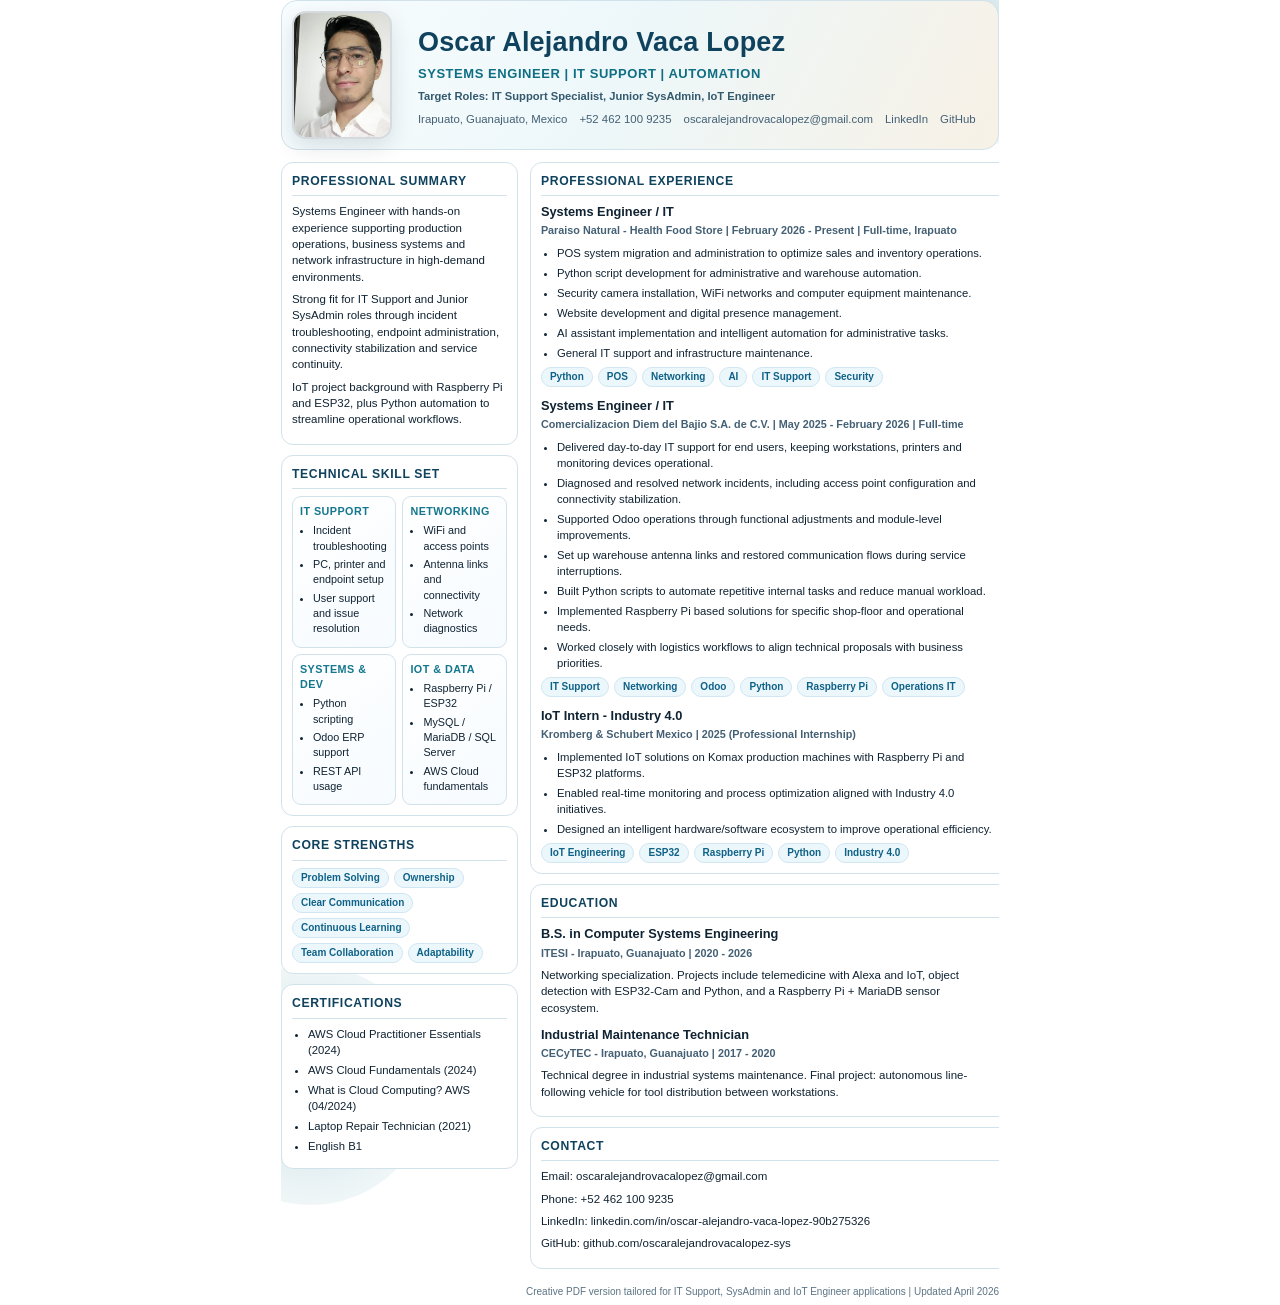
<file: pdf/CV-Oscar-Vaca-EN-Creative.html>
<!DOCTYPE html>
<html lang="en">
<head>
  <meta charset="UTF-8" />
  <meta name="viewport" content="width=device-width, initial-scale=1.0" />
  <title>Creative CV | Oscar Alejandro Vaca Lopez (EN)</title>
  <style>
    @page {
      size: A4;
      margin: 12mm;
    }

    :root {
      --ink: #102332;
      --muted: #446074;
      --deep: #0f425d;
      --teal: #14778d;
      --mint: #edf7f9;
      --sand: #f7f1e6;
      --line: #d2e2ea;
      --chip: #ecf7fc;
      --chip-ink: #0f6287;
    }

    * { box-sizing: border-box; }

    html, body {
      margin: 0;
      padding: 0;
      font-family: "Segoe UI", "Calibri", Arial, sans-serif;
      color: var(--ink);
      background: #fff;
      -webkit-print-color-adjust: exact;
      print-color-adjust: exact;
      line-height: 1.42;
    }

    .page {
      max-width: 190mm;
      margin: 0 auto;
      position: relative;
      overflow: hidden;
    }

    .orb {
      position: absolute;
      width: 240px;
      height: 240px;
      border-radius: 50%;
      background: radial-gradient(circle, rgba(20, 119, 141, 0.22), rgba(20, 119, 141, 0));
      pointer-events: none;
    }

    .orb.o1 { top: -90px; right: -80px; }
    .orb.o2 { bottom: 100px; left: -90px; }

    .hero {
      position: relative;
      z-index: 2;
      display: grid;
      grid-template-columns: 112px 1fr;
      gap: 14px;
      align-items: center;
      padding: 10px;
      border: 1px solid var(--line);
      border-radius: 16px;
      background: linear-gradient(118deg, #f8fdff 0%, var(--mint) 48%, var(--sand) 100%);
      margin-bottom: 12px;
    }

    .photo {
      width: 100px;
      height: 128px;
      border-radius: 14px;
      overflow: hidden;
      border: 2px solid rgba(16, 35, 50, 0.14);
      box-shadow: 0 8px 22px rgba(16, 35, 50, 0.12);
      background: #f5f8fa;
    }

    .photo img {
      width: 100%;
      height: 100%;
      object-fit: cover;
      object-position: center top;
    }

    h1 {
      margin: 0;
      font-size: 27px;
      letter-spacing: 0.2px;
      color: var(--deep);
    }

    .title {
      margin: 4px 0 6px;
      font-size: 13px;
      font-weight: 700;
      letter-spacing: 0.55px;
      text-transform: uppercase;
      color: #0f6e83;
    }

    .target {
      margin: 0 0 6px;
      font-size: 11.2px;
      color: #33596d;
      font-weight: 600;
    }

    .meta {
      display: flex;
      flex-wrap: wrap;
      gap: 5px 12px;
      font-size: 11.4px;
      color: var(--muted);
    }

    .meta a {
      color: var(--muted);
      text-decoration: none;
    }

    .layout {
      position: relative;
      z-index: 2;
      display: grid;
      grid-template-columns: 33% 67%;
      gap: 12px;
    }

    .card {
      border: 1px solid var(--line);
      border-radius: 12px;
      background: #fff;
      padding: 10px;
      margin-bottom: 10px;
      break-inside: avoid;
      page-break-inside: avoid;
    }

    h2 {
      margin: 0 0 7px;
      font-size: 12.2px;
      letter-spacing: 0.65px;
      text-transform: uppercase;
      color: var(--deep);
      border-bottom: 1px solid var(--line);
      padding-bottom: 5px;
    }

    h3 {
      margin: 0;
      font-size: 12.8px;
      color: var(--ink);
    }

    p {
      margin: 0 0 6px;
      font-size: 11.5px;
    }

    .sub {
      margin: 2px 0 6px;
      font-size: 10.8px;
      color: var(--muted);
      font-weight: 600;
    }

    ul {
      margin: 0;
      padding-left: 16px;
    }

    li {
      margin: 0 0 4px;
      font-size: 11.3px;
    }

    .item { margin-bottom: 10px; }
    .item:last-child { margin-bottom: 0; }

    .chips {
      display: flex;
      flex-wrap: wrap;
      gap: 5px;
      margin-top: 6px;
    }

    .chip {
      background: var(--chip);
      color: var(--chip-ink);
      border: 1px solid #d0e6f3;
      border-radius: 999px;
      padding: 2px 8px;
      font-size: 10px;
      font-weight: 700;
    }

    .skills-grid {
      display: grid;
      grid-template-columns: 1fr 1fr;
      gap: 6px;
    }

    .skill-block {
      border: 1px solid var(--line);
      border-radius: 9px;
      padding: 7px;
      background: linear-gradient(140deg, #ffffff 0%, #f6fbff 100%);
    }

    .skill-block h4 {
      margin: 0 0 4px;
      font-size: 10.8px;
      color: var(--teal);
      text-transform: uppercase;
      letter-spacing: 0.45px;
    }

    .skill-block ul {
      margin: 0;
      padding-left: 13px;
    }

    .skill-block li {
      margin: 0 0 3px;
      font-size: 10.8px;
    }

    .footer {
      margin-top: 6px;
      text-align: right;
      font-size: 10px;
      color: #5c7484;
    }

    @media print {
      .page { max-width: none; }
    }
  </style>
</head>
<body>
  <div class="page">
    <div class="orb o1"></div>
    <div class="orb o2"></div>

    <header class="hero">
      <div class="photo">
        <img src="../img/Yo.jpg" alt="Oscar Vaca" />
      </div>
      <div>
        <h1>Oscar Alejandro Vaca Lopez</h1>
        <p class="title">Systems Engineer | IT Support | Automation</p>
        <p class="target">Target Roles: IT Support Specialist, Junior SysAdmin, IoT Engineer</p>
        <div class="meta">
          <span>Irapuato, Guanajuato, Mexico</span>
          <span>+52 462 100 9235</span>
          <a href="mailto:oscaralejandrovacalopez@gmail.com">oscaralejandrovacalopez@gmail.com</a>
          <a href="https://www.linkedin.com/in/oscar-alejandro-vaca-lopez-90b275326/">LinkedIn</a>
          <a href="https://github.com/oscaralejandrovacalopez-sys">GitHub</a>
        </div>
      </div>
    </header>

    <main class="layout">
      <aside>
        <section class="card">
          <h2>Professional Summary</h2>
          <p>
            Systems Engineer with hands-on experience supporting production operations,
            business systems and network infrastructure in high-demand environments.
          </p>
          <p>
            Strong fit for IT Support and Junior SysAdmin roles through incident troubleshooting,
            endpoint administration, connectivity stabilization and service continuity.
          </p>
          <p>
            IoT project background with Raspberry Pi and ESP32, plus Python automation
            to streamline operational workflows.
          </p>
        </section>

        <section class="card">
          <h2>Technical Skill Set</h2>
          <div class="skills-grid">
            <div class="skill-block">
              <h4>IT Support</h4>
              <ul>
                <li>Incident troubleshooting</li>
                <li>PC, printer and endpoint setup</li>
                <li>User support and issue resolution</li>
              </ul>
            </div>
            <div class="skill-block">
              <h4>Networking</h4>
              <ul>
                <li>WiFi and access points</li>
                <li>Antenna links and connectivity</li>
                <li>Network diagnostics</li>
              </ul>
            </div>
            <div class="skill-block">
              <h4>Systems &amp; Dev</h4>
              <ul>
                <li>Python scripting</li>
                <li>Odoo ERP support</li>
                <li>REST API usage</li>
              </ul>
            </div>
            <div class="skill-block">
              <h4>IoT &amp; Data</h4>
              <ul>
                <li>Raspberry Pi / ESP32</li>
                <li>MySQL / MariaDB / SQL Server</li>
                <li>AWS Cloud fundamentals</li>
              </ul>
            </div>
          </div>
        </section>

        <section class="card">
          <h2>Core Strengths</h2>
          <div class="chips">
            <span class="chip">Problem Solving</span>
            <span class="chip">Ownership</span>
            <span class="chip">Clear Communication</span>
            <span class="chip">Continuous Learning</span>
            <span class="chip">Team Collaboration</span>
            <span class="chip">Adaptability</span>
          </div>
        </section>

        <section class="card">
          <h2>Certifications</h2>
          <ul>
            <li>AWS Cloud Practitioner Essentials (2024)</li>
            <li>AWS Cloud Fundamentals (2024)</li>
            <li>What is Cloud Computing? AWS (04/2024)</li>
            <li>Laptop Repair Technician (2021)</li>
            <li>English B1</li>
          </ul>
        </section>
      </aside>

      <section>
        <section class="card">
          <h2>Professional Experience</h2>

          <article class="item">
            <h3>Systems Engineer / IT</h3>
            <p class="sub">Paraiso Natural - Health Food Store | February 2026 - Present | Full-time, Irapuato</p>
            <ul>
              <li>POS system migration and administration to optimize sales and inventory operations.</li>
              <li>Python script development for administrative and warehouse automation.</li>
              <li>Security camera installation, WiFi networks and computer equipment maintenance.</li>
              <li>Website development and digital presence management.</li>
              <li>AI assistant implementation and intelligent automation for administrative tasks.</li>
              <li>General IT support and infrastructure maintenance.</li>
            </ul>
            <div class="chips">
              <span class="chip">Python</span>
              <span class="chip">POS</span>
              <span class="chip">Networking</span>
              <span class="chip">AI</span>
              <span class="chip">IT Support</span>
              <span class="chip">Security</span>
            </div>
          </article>

          <article class="item">
            <h3>Systems Engineer / IT</h3>
            <p class="sub">Comercializacion Diem del Bajio S.A. de C.V. | May 2025 - February 2026 | Full-time</p>
            <ul>
              <li>Delivered day-to-day IT support for end users, keeping workstations, printers and monitoring devices operational.</li>
              <li>Diagnosed and resolved network incidents, including access point configuration and connectivity stabilization.</li>
              <li>Supported Odoo operations through functional adjustments and module-level improvements.</li>
              <li>Set up warehouse antenna links and restored communication flows during service interruptions.</li>
              <li>Built Python scripts to automate repetitive internal tasks and reduce manual workload.</li>
              <li>Implemented Raspberry Pi based solutions for specific shop-floor and operational needs.</li>
              <li>Worked closely with logistics workflows to align technical proposals with business priorities.</li>
            </ul>
            <div class="chips">
              <span class="chip">IT Support</span>
              <span class="chip">Networking</span>
              <span class="chip">Odoo</span>
              <span class="chip">Python</span>
              <span class="chip">Raspberry Pi</span>
              <span class="chip">Operations IT</span>
            </div>
          </article>

          <article class="item">
            <h3>IoT Intern - Industry 4.0</h3>
            <p class="sub">Kromberg &amp; Schubert Mexico | 2025 (Professional Internship)</p>
            <ul>
              <li>Implemented IoT solutions on Komax production machines with Raspberry Pi and ESP32 platforms.</li>
              <li>Enabled real-time monitoring and process optimization aligned with Industry 4.0 initiatives.</li>
              <li>Designed an intelligent hardware/software ecosystem to improve operational efficiency.</li>
            </ul>
            <div class="chips">
              <span class="chip">IoT Engineering</span>
              <span class="chip">ESP32</span>
              <span class="chip">Raspberry Pi</span>
              <span class="chip">Python</span>
              <span class="chip">Industry 4.0</span>
            </div>
          </article>
        </section>

        <section class="card">
          <h2>Education</h2>
          <article class="item">
            <h3>B.S. in Computer Systems Engineering</h3>
            <p class="sub">ITESI - Irapuato, Guanajuato | 2020 - 2026</p>
            <p>
              Networking specialization. Projects include telemedicine with Alexa and IoT,
              object detection with ESP32-Cam and Python, and a Raspberry Pi + MariaDB sensor ecosystem.
            </p>
          </article>
          <article class="item">
            <h3>Industrial Maintenance Technician</h3>
            <p class="sub">CECyTEC - Irapuato, Guanajuato | 2017 - 2020</p>
            <p>
              Technical degree in industrial systems maintenance.
              Final project: autonomous line-following vehicle for tool distribution between workstations.
            </p>
          </article>
        </section>

        <section class="card">
          <h2>Contact</h2>
          <p>Email: oscaralejandrovacalopez@gmail.com</p>
          <p>Phone: +52 462 100 9235</p>
          <p>LinkedIn: linkedin.com/in/oscar-alejandro-vaca-lopez-90b275326</p>
          <p>GitHub: github.com/oscaralejandrovacalopez-sys</p>
        </section>
      </section>
    </main>

    <p class="footer">Creative PDF version tailored for IT Support, SysAdmin and IoT Engineer applications | Updated April 2026</p>
  </div>
</body>
</html>
</file>
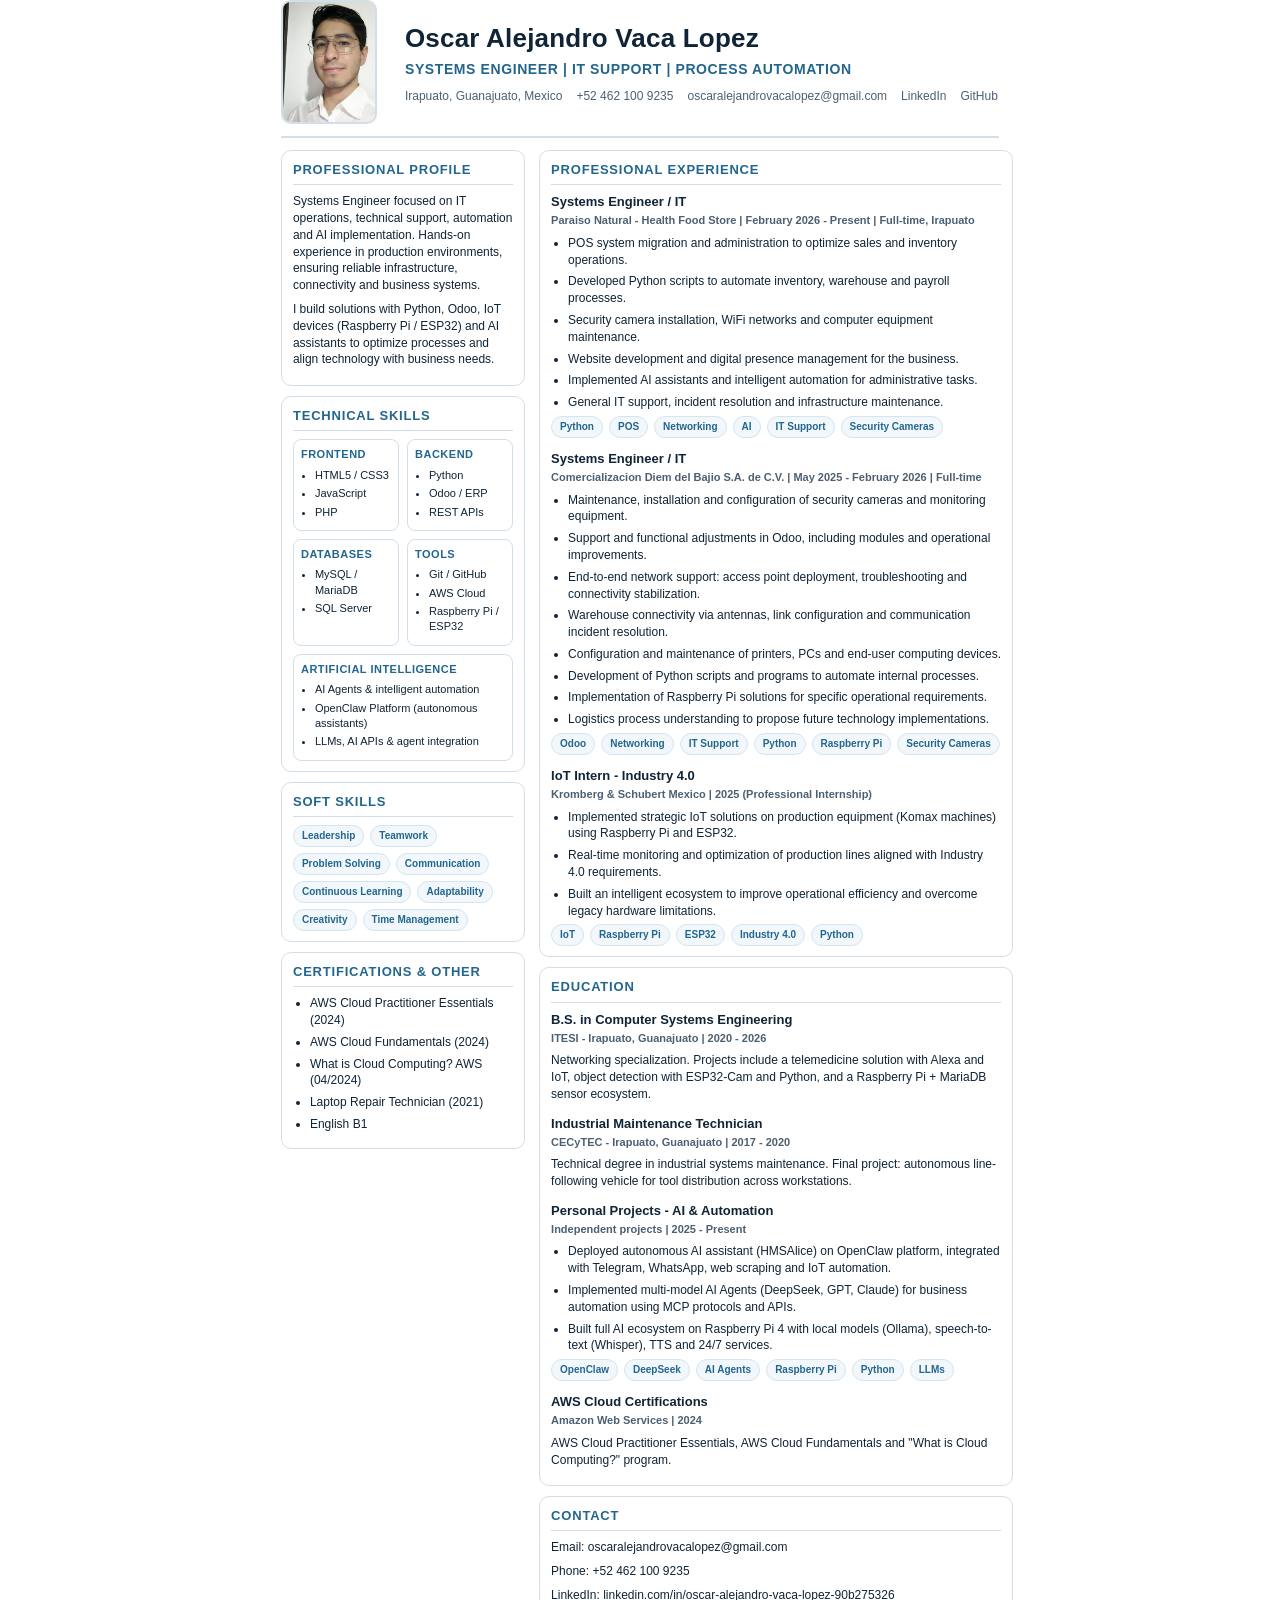
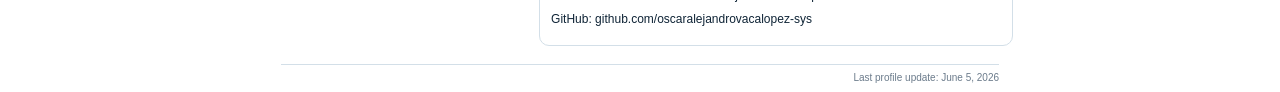
<file: pdf/CV-Oscar-Vaca-EN.html>
<!DOCTYPE html>
<html lang="en">
<head>
  <meta charset="UTF-8" />
  <meta name="viewport" content="width=device-width, initial-scale=1.0" />
  <title>CV | Oscar Alejandro Vaca Lopez (EN)</title>
  <style>
    @page {
      size: A4;
      margin: 12mm;
    }

    :root {
      --ink: #0f2436;
      --muted: #4c6072;
      --accent: #22668f;
      --accent-soft: #e9f3f9;
      --line: #d3dfe8;
      --chip: #f1f7fb;
    }

    * {
      box-sizing: border-box;
    }

    html,
    body {
      margin: 0;
      padding: 0;
      font-family: "Segoe UI", "Calibri", Arial, sans-serif;
      color: var(--ink);
      background: #ffffff;
      line-height: 1.4;
      -webkit-print-color-adjust: exact;
      print-color-adjust: exact;
    }

    .page {
      width: 100%;
      max-width: 190mm;
      margin: 0 auto;
    }

    .header {
      display: grid;
      grid-template-columns: 108px 1fr;
      gap: 16px;
      align-items: center;
      border-bottom: 2px solid var(--line);
      padding-bottom: 12px;
      margin-bottom: 12px;
    }

    .photo {
      width: 96px;
      height: 124px;
      border-radius: 10px;
      overflow: hidden;
      border: 2px solid var(--line);
      background: #f7f9fb;
    }

    .photo img {
      width: 100%;
      height: 100%;
      object-fit: cover;
      object-position: center top;
    }

    h1 {
      margin: 0;
      font-size: 26px;
      letter-spacing: 0.2px;
      color: var(--ink);
    }

    .role {
      margin: 4px 0 8px;
      color: var(--accent);
      font-weight: 700;
      font-size: 14px;
      text-transform: uppercase;
      letter-spacing: 0.6px;
    }

    .meta {
      display: flex;
      flex-wrap: wrap;
      gap: 6px 14px;
      font-size: 12px;
      color: var(--muted);
    }

    .meta a {
      color: var(--muted);
      text-decoration: none;
    }

    .layout {
      display: grid;
      grid-template-columns: 34% 66%;
      gap: 14px;
    }

    .card {
      border: 1px solid var(--line);
      border-radius: 10px;
      padding: 10px 11px;
      margin-bottom: 10px;
      break-inside: avoid;
      page-break-inside: avoid;
    }

    h2 {
      margin: 0 0 8px;
      font-size: 13px;
      text-transform: uppercase;
      letter-spacing: 0.8px;
      color: var(--accent);
      border-bottom: 1px solid var(--line);
      padding-bottom: 5px;
    }

    p {
      margin: 0 0 7px;
      font-size: 12px;
    }

    ul {
      margin: 0;
      padding-left: 17px;
    }

    li {
      margin: 0 0 5px;
      font-size: 12px;
    }

    .item {
      margin-bottom: 12px;
      break-inside: avoid;
      page-break-inside: avoid;
    }

    .item:last-child {
      margin-bottom: 0;
    }

    .item h3 {
      margin: 0;
      font-size: 13px;
      color: var(--ink);
    }

    .item .sub {
      margin: 2px 0 6px;
      color: var(--muted);
      font-size: 11px;
      font-weight: 600;
    }

    .chips {
      display: flex;
      flex-wrap: wrap;
      gap: 6px;
      margin-top: 5px;
    }

    .chip {
      background: var(--chip);
      color: var(--accent);
      border: 1px solid #d4e5f0;
      border-radius: 999px;
      padding: 3px 8px;
      font-size: 10px;
      font-weight: 700;
    }

    .skills-grid {
      display: grid;
      grid-template-columns: 1fr 1fr;
      gap: 8px;
    }

    .skill-block {
      border: 1px solid var(--line);
      border-radius: 8px;
      padding: 7px;
      break-inside: avoid;
      page-break-inside: avoid;
    }

    .skill-block h4 {
      margin: 0 0 5px;
      font-size: 11px;
      color: var(--accent);
      text-transform: uppercase;
      letter-spacing: 0.5px;
    }

    .skill-block ul {
      margin: 0;
      padding-left: 14px;
    }

    .skill-block li {
      margin: 0 0 3px;
      font-size: 11px;
    }

    .footer-note {
      margin-top: 8px;
      border-top: 1px solid var(--line);
      padding-top: 6px;
      font-size: 10px;
      color: #6b7b8b;
      text-align: right;
    }

    @media print {
      .page {
        max-width: none;
      }
    }
  </style>
</head>
<body>
  <div class="page">
    <header class="header">
      <div class="photo">
        <img src="../img/Yo.jpg" alt="Oscar Vaca" />
      </div>
      <div>
        <h1>Oscar Alejandro Vaca Lopez</h1>
        <p class="role">Systems Engineer | IT Support | Process Automation</p>
        <div class="meta">
          <span>Irapuato, Guanajuato, Mexico</span>
          <span>+52 462 100 9235</span>
          <a href="mailto:oscaralejandrovacalopez@gmail.com">oscaralejandrovacalopez@gmail.com</a>
          <a href="https://www.linkedin.com/in/oscar-alejandro-vaca-lopez-90b275326/">LinkedIn</a>
          <a href="https://github.com/oscaralejandrovacalopez-sys">GitHub</a>
        </div>
      </div>
    </header>

    <main class="layout">
      <aside>
        <section class="card">
          <h2>Professional Profile</h2>
          <p>
            Systems Engineer focused on IT operations, technical support, automation and AI implementation.
            Hands-on experience in production environments, ensuring reliable infrastructure, connectivity and business systems.
          </p>
          <p>
            I build solutions with Python, Odoo, IoT devices (Raspberry Pi / ESP32) and AI assistants
            to optimize processes and align technology with business needs.
          </p>
        </section>

        <section class="card">
          <h2>Technical Skills</h2>
          <div class="skills-grid">
            <div class="skill-block">
              <h4>Frontend</h4>
              <ul>
                <li>HTML5 / CSS3</li>
                <li>JavaScript</li>
                <li>PHP</li>
              </ul>
            </div>
            <div class="skill-block">
              <h4>Backend</h4>
              <ul>
                <li>Python</li>
                <li>Odoo / ERP</li>
                <li>REST APIs</li>
              </ul>
            </div>
            <div class="skill-block">
              <h4>Databases</h4>
              <ul>
                <li>MySQL / MariaDB</li>
                <li>SQL Server</li>
              </ul>
            </div>
            <div class="skill-block">
              <h4>Tools</h4>
              <ul>
                <li>Git / GitHub</li>
                <li>AWS Cloud</li>
                <li>Raspberry Pi / ESP32</li>
              </ul>
            </div>
            <div class="skill-block" style="grid-column:1/3;">
              <h4>Artificial Intelligence</h4>
              <ul>
                <li>AI Agents &amp; intelligent automation</li>
                <li>OpenClaw Platform (autonomous assistants)</li>
                <li>LLMs, AI APIs &amp; agent integration</li>
              </ul>
            </div>
          </div>
        </section>

        <section class="card">
          <h2>Soft Skills</h2>
          <div class="chips">
            <span class="chip">Leadership</span>
            <span class="chip">Teamwork</span>
            <span class="chip">Problem Solving</span>
            <span class="chip">Communication</span>
            <span class="chip">Continuous Learning</span>
            <span class="chip">Adaptability</span>
            <span class="chip">Creativity</span>
            <span class="chip">Time Management</span>
          </div>
        </section>

        <section class="card">
          <h2>Certifications &amp; Other</h2>
          <ul>
            <li>AWS Cloud Practitioner Essentials (2024)</li>
            <li>AWS Cloud Fundamentals (2024)</li>
            <li>What is Cloud Computing? AWS (04/2024)</li>
            <li>Laptop Repair Technician (2021)</li>
            <li>English B1</li>
          </ul>
        </section>
      </aside>

      <section>
        <section class="card">
          <h2>Professional Experience</h2>

          <article class="item">
            <h3>Systems Engineer / IT</h3>
            <p class="sub">Paraiso Natural - Health Food Store | February 2026 - Present | Full-time, Irapuato</p>
            <ul>
              <li>POS system migration and administration to optimize sales and inventory operations.</li>
              <li>Developed Python scripts to automate inventory, warehouse and payroll processes.</li>
              <li>Security camera installation, WiFi networks and computer equipment maintenance.</li>
              <li>Website development and digital presence management for the business.</li>
              <li>Implemented AI assistants and intelligent automation for administrative tasks.</li>
              <li>General IT support, incident resolution and infrastructure maintenance.</li>
            </ul>
            <div class="chips">
              <span class="chip">Python</span>
              <span class="chip">POS</span>
              <span class="chip">Networking</span>
              <span class="chip">AI</span>
              <span class="chip">IT Support</span>
              <span class="chip">Security Cameras</span>
            </div>
          </article>

          <article class="item">
            <h3>Systems Engineer / IT</h3>
            <p class="sub">Comercializacion Diem del Bajio S.A. de C.V. | May 2025 - February 2026 | Full-time</p>
            <ul>
              <li>Maintenance, installation and configuration of security cameras and monitoring equipment.</li>
              <li>Support and functional adjustments in Odoo, including modules and operational improvements.</li>
              <li>End-to-end network support: access point deployment, troubleshooting and connectivity stabilization.</li>
              <li>Warehouse connectivity via antennas, link configuration and communication incident resolution.</li>
              <li>Configuration and maintenance of printers, PCs and end-user computing devices.</li>
              <li>Development of Python scripts and programs to automate internal processes.</li>
              <li>Implementation of Raspberry Pi solutions for specific operational requirements.</li>
              <li>Logistics process understanding to propose future technology implementations.</li>
            </ul>
            <div class="chips">
              <span class="chip">Odoo</span>
              <span class="chip">Networking</span>
              <span class="chip">IT Support</span>
              <span class="chip">Python</span>
              <span class="chip">Raspberry Pi</span>
              <span class="chip">Security Cameras</span>
            </div>
          </article>

          <article class="item">
            <h3>IoT Intern - Industry 4.0</h3>
            <p class="sub">Kromberg &amp; Schubert Mexico | 2025 (Professional Internship)</p>
            <ul>
              <li>Implemented strategic IoT solutions on production equipment (Komax machines) using Raspberry Pi and ESP32.</li>
              <li>Real-time monitoring and optimization of production lines aligned with Industry 4.0 requirements.</li>
              <li>Built an intelligent ecosystem to improve operational efficiency and overcome legacy hardware limitations.</li>
            </ul>
            <div class="chips">
              <span class="chip">IoT</span>
              <span class="chip">Raspberry Pi</span>
              <span class="chip">ESP32</span>
              <span class="chip">Industry 4.0</span>
              <span class="chip">Python</span>
            </div>
          </article>
        </section>

        <section class="card">
          <h2>Education</h2>

          <article class="item">
            <h3>B.S. in Computer Systems Engineering</h3>
            <p class="sub">ITESI - Irapuato, Guanajuato | 2020 - 2026</p>
            <p>
              Networking specialization. Projects include a telemedicine solution with Alexa and IoT,
              object detection with ESP32-Cam and Python, and a Raspberry Pi + MariaDB sensor ecosystem.
            </p>
          </article>

          <article class="item">
            <h3>Industrial Maintenance Technician</h3>
            <p class="sub">CECyTEC - Irapuato, Guanajuato | 2017 - 2020</p>
            <p>
              Technical degree in industrial systems maintenance.
              Final project: autonomous line-following vehicle for tool distribution across workstations.
            </p>
          </article>

          <article class="item">
            <h3>Personal Projects - AI &amp; Automation</h3>
            <p class="sub">Independent projects | 2025 - Present</p>
            <ul>
              <li>Deployed autonomous AI assistant (HMSAlice) on OpenClaw platform, integrated with Telegram, WhatsApp, web scraping and IoT automation.</li>
              <li>Implemented multi-model AI Agents (DeepSeek, GPT, Claude) for business automation using MCP protocols and APIs.</li>
              <li>Built full AI ecosystem on Raspberry Pi 4 with local models (Ollama), speech-to-text (Whisper), TTS and 24/7 services.</li>
            </ul>
            <div class="chips">
              <span class="chip">OpenClaw</span>
              <span class="chip">DeepSeek</span>
              <span class="chip">AI Agents</span>
              <span class="chip">Raspberry Pi</span>
              <span class="chip">Python</span>
              <span class="chip">LLMs</span>
            </div>
          </article>

          <article class="item">
            <h3>AWS Cloud Certifications</h3>
            <p class="sub">Amazon Web Services | 2024</p>
            <p>AWS Cloud Practitioner Essentials, AWS Cloud Fundamentals and "What is Cloud Computing?" program.</p>
          </article>
        </section>

        <section class="card">
          <h2>Contact</h2>
          <p>Email: oscaralejandrovacalopez@gmail.com</p>
          <p>Phone: +52 462 100 9235</p>
          <p>LinkedIn: linkedin.com/in/oscar-alejandro-vaca-lopez-90b275326</p>
          <p>GitHub: github.com/oscaralejandrovacalopez-sys</p>
        </section>
      </section>
    </main>

    <p class="footer-note">Last profile update: June 5, 2026</p>
  </div>
</body>
</html>
</file>
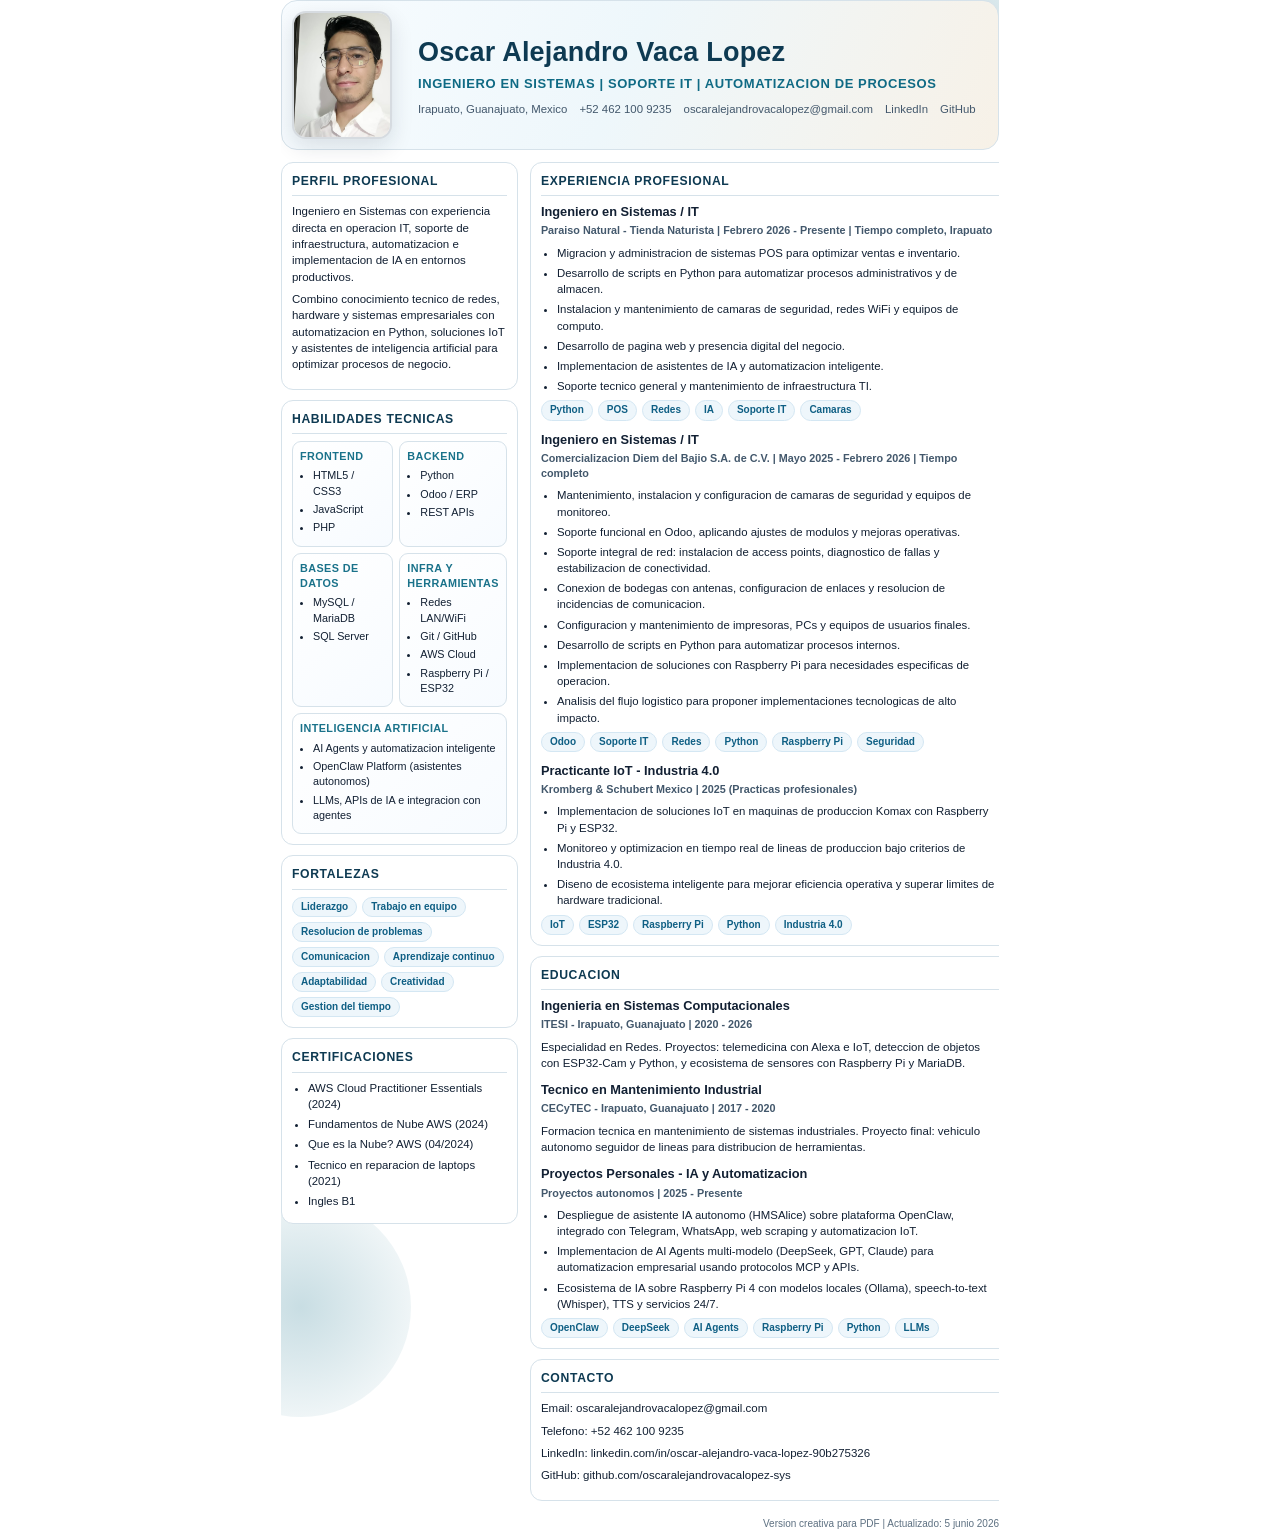
<file: pdf/CV-Oscar-Vaca-ES-Creative.html>
<!DOCTYPE html>
<html lang="es">
<head>
  <meta charset="UTF-8" />
  <meta name="viewport" content="width=device-width, initial-scale=1.0" />
  <title>CV Creativo | Oscar Alejandro Vaca Lopez (ES)</title>
  <style>
    @page {
      size: A4;
      margin: 12mm;
    }

    :root {
      --ink: #122033;
      --muted: #43586c;
      --deep: #0e3a52;
      --teal: #1a728a;
      --sand: #f7f1e7;
      --mist: #edf4f7;
      --line: #d6e2ea;
      --chip: #eef6fb;
      --chip-ink: #0f5f84;
    }

    * { box-sizing: border-box; }

    html, body {
      margin: 0;
      padding: 0;
      font-family: "Segoe UI", "Calibri", Arial, sans-serif;
      color: var(--ink);
      background: #fff;
      -webkit-print-color-adjust: exact;
      print-color-adjust: exact;
      line-height: 1.42;
    }

    .page {
      max-width: 190mm;
      margin: 0 auto;
      position: relative;
      overflow: hidden;
    }

    .glow {
      position: absolute;
      width: 220px;
      height: 220px;
      border-radius: 50%;
      background: radial-gradient(circle, rgba(26, 114, 138, 0.24), rgba(26, 114, 138, 0));
      pointer-events: none;
    }

    .glow.g1 { top: -80px; right: -70px; }
    .glow.g2 { bottom: 120px; left: -90px; }

    .hero {
      position: relative;
      z-index: 2;
      display: grid;
      grid-template-columns: 112px 1fr;
      gap: 14px;
      align-items: center;
      padding: 10px;
      border: 1px solid var(--line);
      border-radius: 16px;
      background: linear-gradient(115deg, #f8fcff 0%, #eef7fb 48%, #f7f1e7 100%);
      margin-bottom: 12px;
    }

    .photo {
      width: 100px;
      height: 128px;
      border-radius: 14px;
      overflow: hidden;
      border: 2px solid rgba(18, 32, 51, 0.14);
      background: #f7fafc;
      box-shadow: 0 8px 22px rgba(18, 32, 51, 0.12);
    }

    .photo img {
      width: 100%;
      height: 100%;
      object-fit: cover;
      object-position: center top;
    }

    h1 {
      margin: 0;
      font-size: 27px;
      letter-spacing: 0.2px;
      color: var(--deep);
    }

    .title {
      margin: 4px 0 7px;
      font-size: 13px;
      font-weight: 700;
      letter-spacing: 0.6px;
      text-transform: uppercase;
      color: #0f6a84;
    }

    .meta {
      display: flex;
      flex-wrap: wrap;
      gap: 5px 12px;
      font-size: 11.4px;
      color: var(--muted);
    }

    .meta a {
      color: var(--muted);
      text-decoration: none;
    }

    .layout {
      position: relative;
      z-index: 2;
      display: grid;
      grid-template-columns: 33% 67%;
      gap: 12px;
    }

    .card {
      border: 1px solid var(--line);
      background: #fff;
      border-radius: 12px;
      padding: 10px;
      margin-bottom: 10px;
      break-inside: avoid;
      page-break-inside: avoid;
    }

    h2 {
      margin: 0 0 7px;
      font-size: 12.2px;
      letter-spacing: 0.65px;
      text-transform: uppercase;
      color: var(--deep);
      border-bottom: 1px solid var(--line);
      padding-bottom: 5px;
    }

    h3 {
      margin: 0;
      font-size: 12.8px;
      color: var(--ink);
    }

    p {
      margin: 0 0 6px;
      font-size: 11.5px;
    }

    .sub {
      margin: 2px 0 6px;
      font-size: 10.8px;
      color: var(--muted);
      font-weight: 600;
    }

    ul {
      margin: 0;
      padding-left: 16px;
    }

    li {
      margin: 0 0 4px;
      font-size: 11.4px;
    }

    .item { margin-bottom: 10px; }
    .item:last-child { margin-bottom: 0; }

    .chips {
      display: flex;
      flex-wrap: wrap;
      gap: 5px;
      margin-top: 6px;
    }

    .chip {
      background: var(--chip);
      color: var(--chip-ink);
      border: 1px solid #d4e7f3;
      border-radius: 999px;
      padding: 2px 8px;
      font-size: 10px;
      font-weight: 700;
    }

    .skills-grid {
      display: grid;
      grid-template-columns: 1fr 1fr;
      gap: 6px;
    }

    .skill-block {
      border: 1px solid var(--line);
      border-radius: 9px;
      padding: 7px;
      background: linear-gradient(140deg, #ffffff 0%, #f7fbff 100%);
    }

    .skill-block h4 {
      margin: 0 0 4px;
      font-size: 10.8px;
      color: var(--teal);
      text-transform: uppercase;
      letter-spacing: 0.45px;
    }

    .skill-block ul {
      margin: 0;
      padding-left: 13px;
    }

    .skill-block li {
      margin: 0 0 3px;
      font-size: 10.8px;
    }

    .footer {
      margin-top: 6px;
      text-align: right;
      font-size: 10px;
      color: #5d7081;
    }

    @media print {
      .page { max-width: none; }
    }
  </style>
</head>
<body>
  <div class="page">
    <div class="glow g1"></div>
    <div class="glow g2"></div>

    <header class="hero">
      <div class="photo">
        <img src="../img/Yo.jpg" alt="Oscar Vaca" />
      </div>
      <div>
        <h1>Oscar Alejandro Vaca Lopez</h1>
        <p class="title">Ingeniero en Sistemas | Soporte IT | Automatizacion de Procesos</p>
        <div class="meta">
          <span>Irapuato, Guanajuato, Mexico</span>
          <span>+52 462 100 9235</span>
          <a href="mailto:oscaralejandrovacalopez@gmail.com">oscaralejandrovacalopez@gmail.com</a>
          <a href="https://www.linkedin.com/in/oscar-alejandro-vaca-lopez-90b275326/">LinkedIn</a>
          <a href="https://github.com/oscaralejandrovacalopez-sys">GitHub</a>
        </div>
      </div>
    </header>

    <main class="layout">
      <aside>
        <section class="card">
          <h2>Perfil Profesional</h2>
          <p>
            Ingeniero en Sistemas con experiencia directa en operacion IT, soporte de infraestructura,
            automatizacion e implementacion de IA en entornos productivos.
          </p>
          <p>
            Combino conocimiento tecnico de redes, hardware y sistemas empresariales con automatizacion
            en Python, soluciones IoT y asistentes de inteligencia artificial para optimizar procesos de negocio.
          </p>
        </section>

        <section class="card">
          <h2>Habilidades Tecnicas</h2>
          <div class="skills-grid">
            <div class="skill-block">
              <h4>Frontend</h4>
              <ul>
                <li>HTML5 / CSS3</li>
                <li>JavaScript</li>
                <li>PHP</li>
              </ul>
            </div>
            <div class="skill-block">
              <h4>Backend</h4>
              <ul>
                <li>Python</li>
                <li>Odoo / ERP</li>
                <li>REST APIs</li>
              </ul>
            </div>
            <div class="skill-block">
              <h4>Bases de Datos</h4>
              <ul>
                <li>MySQL / MariaDB</li>
                <li>SQL Server</li>
              </ul>
            </div>
            <div class="skill-block">
              <h4>Infra y Herramientas</h4>
              <ul>
                <li>Redes LAN/WiFi</li>
                <li>Git / GitHub</li>
                <li>AWS Cloud</li>
                <li>Raspberry Pi / ESP32</li>
              </ul>
            </div>
            <div class="skill-block" style="grid-column:1/3;">
              <h4>Inteligencia Artificial</h4>
              <ul>
                <li>AI Agents y automatizacion inteligente</li>
                <li>OpenClaw Platform (asistentes autonomos)</li>
                <li>LLMs, APIs de IA e integracion con agentes</li>
              </ul>
            </div>
          </div>
        </section>

        <section class="card">
          <h2>Fortalezas</h2>
          <div class="chips">
            <span class="chip">Liderazgo</span>
            <span class="chip">Trabajo en equipo</span>
            <span class="chip">Resolucion de problemas</span>
            <span class="chip">Comunicacion</span>
            <span class="chip">Aprendizaje continuo</span>
            <span class="chip">Adaptabilidad</span>
            <span class="chip">Creatividad</span>
            <span class="chip">Gestion del tiempo</span>
          </div>
        </section>

        <section class="card">
          <h2>Certificaciones</h2>
          <ul>
            <li>AWS Cloud Practitioner Essentials (2024)</li>
            <li>Fundamentos de Nube AWS (2024)</li>
            <li>Que es la Nube? AWS (04/2024)</li>
            <li>Tecnico en reparacion de laptops (2021)</li>
            <li>Ingles B1</li>
          </ul>
        </section>
      </aside>

      <section>
        <section class="card">
          <h2>Experiencia Profesional</h2>

          <article class="item">
            <h3>Ingeniero en Sistemas / IT</h3>
            <p class="sub">Paraiso Natural - Tienda Naturista | Febrero 2026 - Presente | Tiempo completo, Irapuato</p>
            <ul>
              <li>Migracion y administracion de sistemas POS para optimizar ventas e inventario.</li>
              <li>Desarrollo de scripts en Python para automatizar procesos administrativos y de almacen.</li>
              <li>Instalacion y mantenimiento de camaras de seguridad, redes WiFi y equipos de computo.</li>
              <li>Desarrollo de pagina web y presencia digital del negocio.</li>
              <li>Implementacion de asistentes de IA y automatizacion inteligente.</li>
              <li>Soporte tecnico general y mantenimiento de infraestructura TI.</li>
            </ul>
            <div class="chips">
              <span class="chip">Python</span>
              <span class="chip">POS</span>
              <span class="chip">Redes</span>
              <span class="chip">IA</span>
              <span class="chip">Soporte IT</span>
              <span class="chip">Camaras</span>
            </div>
          </article>

          <article class="item">
            <h3>Ingeniero en Sistemas / IT</h3>
            <p class="sub">Comercializacion Diem del Bajio S.A. de C.V. | Mayo 2025 - Febrero 2026 | Tiempo completo</p>
            <ul>
              <li>Mantenimiento, instalacion y configuracion de camaras de seguridad y equipos de monitoreo.</li>
              <li>Soporte funcional en Odoo, aplicando ajustes de modulos y mejoras operativas.</li>
              <li>Soporte integral de red: instalacion de access points, diagnostico de fallas y estabilizacion de conectividad.</li>
              <li>Conexion de bodegas con antenas, configuracion de enlaces y resolucion de incidencias de comunicacion.</li>
              <li>Configuracion y mantenimiento de impresoras, PCs y equipos de usuarios finales.</li>
              <li>Desarrollo de scripts en Python para automatizar procesos internos.</li>
              <li>Implementacion de soluciones con Raspberry Pi para necesidades especificas de operacion.</li>
              <li>Analisis del flujo logistico para proponer implementaciones tecnologicas de alto impacto.</li>
            </ul>
            <div class="chips">
              <span class="chip">Odoo</span>
              <span class="chip">Soporte IT</span>
              <span class="chip">Redes</span>
              <span class="chip">Python</span>
              <span class="chip">Raspberry Pi</span>
              <span class="chip">Seguridad</span>
            </div>
          </article>

          <article class="item">
            <h3>Practicante IoT - Industria 4.0</h3>
            <p class="sub">Kromberg &amp; Schubert Mexico | 2025 (Practicas profesionales)</p>
            <ul>
              <li>Implementacion de soluciones IoT en maquinas de produccion Komax con Raspberry Pi y ESP32.</li>
              <li>Monitoreo y optimizacion en tiempo real de lineas de produccion bajo criterios de Industria 4.0.</li>
              <li>Diseno de ecosistema inteligente para mejorar eficiencia operativa y superar limites de hardware tradicional.</li>
            </ul>
            <div class="chips">
              <span class="chip">IoT</span>
              <span class="chip">ESP32</span>
              <span class="chip">Raspberry Pi</span>
              <span class="chip">Python</span>
              <span class="chip">Industria 4.0</span>
            </div>
          </article>
        </section>

        <section class="card">
          <h2>Educacion</h2>
          <article class="item">
            <h3>Ingenieria en Sistemas Computacionales</h3>
            <p class="sub">ITESI - Irapuato, Guanajuato | 2020 - 2026</p>
            <p>
              Especialidad en Redes. Proyectos: telemedicina con Alexa e IoT,
              deteccion de objetos con ESP32-Cam y Python, y ecosistema de sensores con Raspberry Pi y MariaDB.
            </p>
          </article>
          <article class="item">
            <h3>Tecnico en Mantenimiento Industrial</h3>
            <p class="sub">CECyTEC - Irapuato, Guanajuato | 2017 - 2020</p>
            <p>
              Formacion tecnica en mantenimiento de sistemas industriales.
              Proyecto final: vehiculo autonomo seguidor de lineas para distribucion de herramientas.
            </p>
          </article>

          <article class="item">
            <h3>Proyectos Personales - IA y Automatizacion</h3>
            <p class="sub">Proyectos autonomos | 2025 - Presente</p>
            <ul>
              <li>Despliegue de asistente IA autonomo (HMSAlice) sobre plataforma OpenClaw, integrado con Telegram, WhatsApp, web scraping y automatizacion IoT.</li>
              <li>Implementacion de AI Agents multi-modelo (DeepSeek, GPT, Claude) para automatizacion empresarial usando protocolos MCP y APIs.</li>
              <li>Ecosistema de IA sobre Raspberry Pi 4 con modelos locales (Ollama), speech-to-text (Whisper), TTS y servicios 24/7.</li>
            </ul>
            <div class="chips">
              <span class="chip">OpenClaw</span>
              <span class="chip">DeepSeek</span>
              <span class="chip">AI Agents</span>
              <span class="chip">Raspberry Pi</span>
              <span class="chip">Python</span>
              <span class="chip">LLMs</span>
            </div>
          </article>
        </section>

        <section class="card">
          <h2>Contacto</h2>
          <p>Email: oscaralejandrovacalopez@gmail.com</p>
          <p>Telefono: +52 462 100 9235</p>
          <p>LinkedIn: linkedin.com/in/oscar-alejandro-vaca-lopez-90b275326</p>
          <p>GitHub: github.com/oscaralejandrovacalopez-sys</p>
        </section>
      </section>
    </main>

    <p class="footer">Version creativa para PDF | Actualizado: 5 junio 2026</p>
  </div>
</body>
</html>
</file>
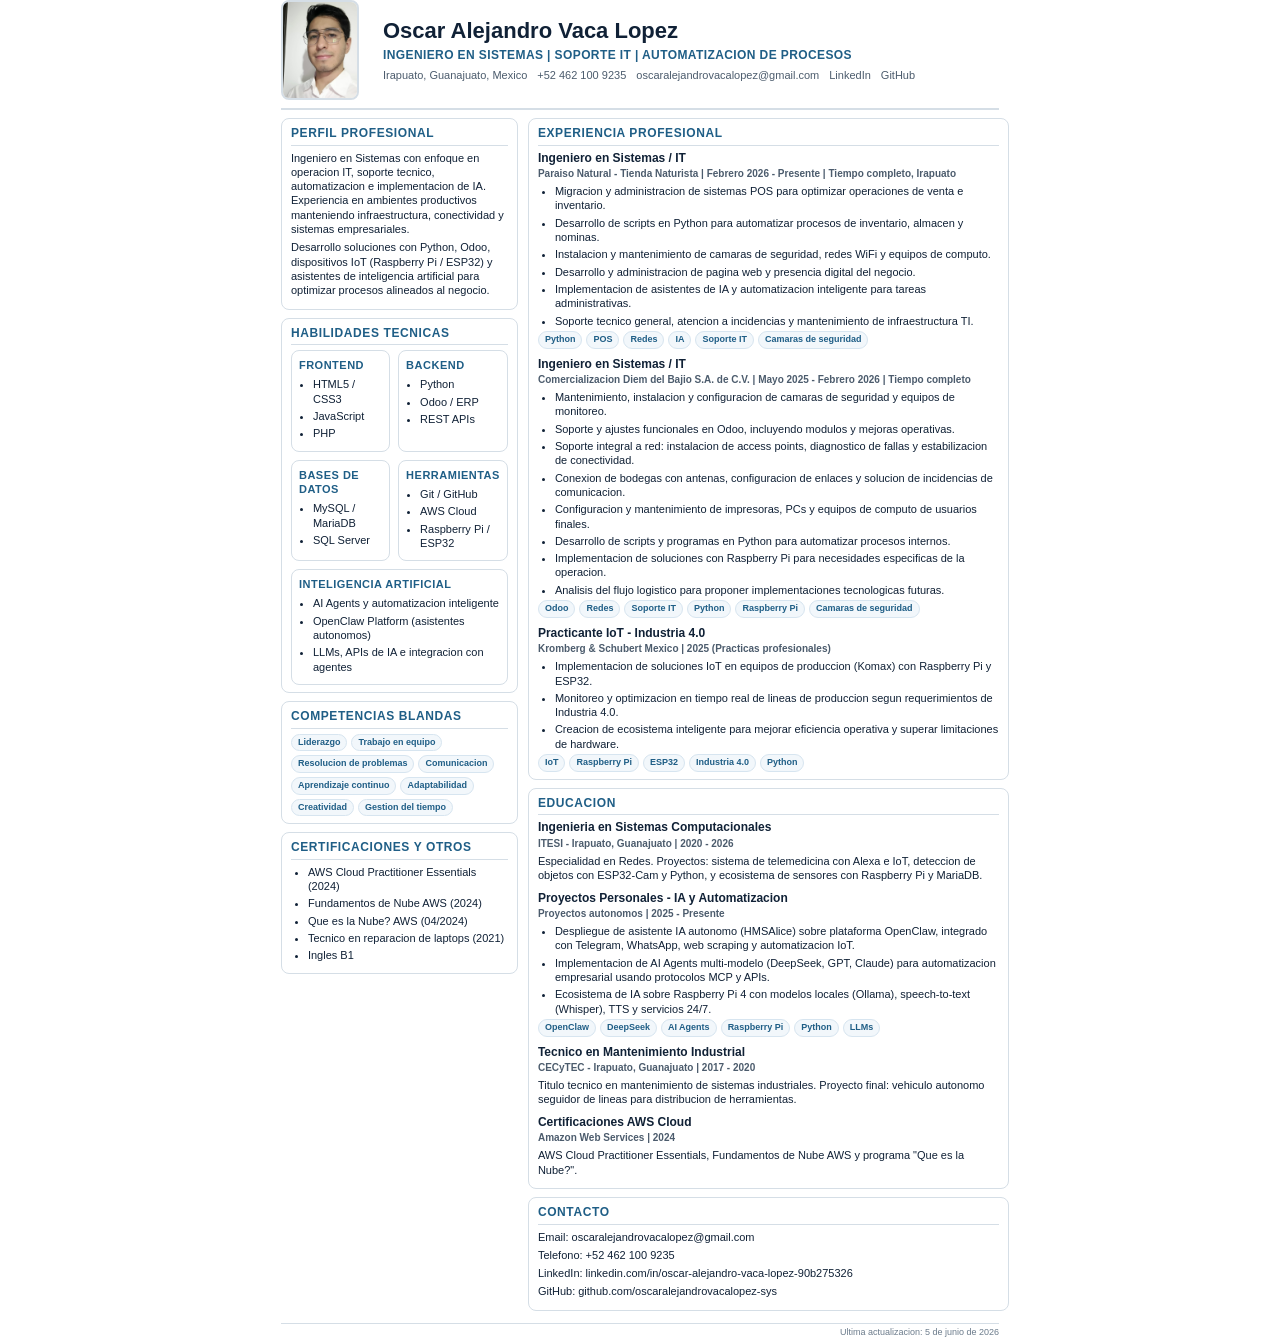
<file: pdf/CV-Oscar-Vaca-ES.html>
<!DOCTYPE html>
<html lang="es">
<head>
  <meta charset="UTF-8" />
  <meta name="viewport" content="width=device-width, initial-scale=1.0" />
  <title>CV | Oscar Alejandro Vaca Lopez (ES)</title>
  <style>
    @page {
      size: A4;
      margin: 10mm 12mm;
    }

    :root {
      --ink: #102136;
      --muted: #4c5c6d;
      --accent: #1f5e86;
      --accent-soft: #e9f2f8;
      --line: #d5dee6;
      --chip: #f2f7fb;
    }

    * {
      box-sizing: border-box;
    }

    html,
    body {
      margin: 0;
      padding: 0;
      font-family: "Segoe UI", "Calibri", Arial, sans-serif;
      color: var(--ink);
      background: #ffffff;
      line-height: 1.3;
      -webkit-print-color-adjust: exact;
      print-color-adjust: exact;
    }

    .page {
      width: 100%;
      max-width: 190mm;
      margin: 0 auto;
    }

    .header {
      display: grid;
      grid-template-columns: 90px 1fr;
      gap: 12px;
      align-items: center;
      border-bottom: 2px solid var(--line);
      padding-bottom: 8px;
      margin-bottom: 8px;
    }

    .photo {
      width: 78px;
      height: 100px;
      border-radius: 8px;
      overflow: hidden;
      border: 2px solid var(--line);
      background: #f7f9fb;
    }

    .photo img {
      width: 100%;
      height: 100%;
      object-fit: cover;
      object-position: center top;
    }

    h1 {
      margin: 0;
      font-size: 22px;
      letter-spacing: 0px;
      color: var(--ink);
    }

    .role {
      margin: 2px 0 5px;
      color: var(--accent);
      font-weight: 700;
      font-size: 12px;
      text-transform: uppercase;
      letter-spacing: 0.4px;
    }

    .meta {
      display: flex;
      flex-wrap: wrap;
      gap: 3px 10px;
      font-size: 11px;
      color: var(--muted);
    }

    .meta a {
      color: var(--muted);
      text-decoration: none;
    }

    .layout {
      display: grid;
      grid-template-columns: 33% 67%;
      gap: 10px;
    }

    .card {
      border: 1px solid var(--line);
      border-radius: 8px;
      padding: 7px 9px;
      margin-bottom: 8px;
      break-inside: avoid;
      page-break-inside: avoid;
    }

    h2 {
      margin: 0 0 5px;
      font-size: 12px;
      text-transform: uppercase;
      letter-spacing: 0.6px;
      color: var(--accent);
      border-bottom: 1px solid var(--line);
      padding-bottom: 3px;
    }

    p {
      margin: 0 0 4px;
      font-size: 11px;
    }

    ul {
      margin: 0;
      padding-left: 17px;
    }

    li {
      margin: 0 0 3px;
      font-size: 11px;
    }

    .item {
      margin-bottom: 8px;
      break-inside: avoid;
      page-break-inside: avoid;
    }

    .item:last-child {
      margin-bottom: 0;
    }

    .item h3 {
      margin: 0;
      font-size: 12px;
      color: var(--ink);
    }

    .item .sub {
      margin: 1px 0 4px;
      color: var(--muted);
      font-size: 10px;
      font-weight: 600;
    }

    .chips {
      display: flex;
      flex-wrap: wrap;
      gap: 4px;
      margin-top: 3px;
    }

    .chip {
      background: var(--chip);
      color: var(--accent);
      border: 1px solid #d7e5f0;
      border-radius: 999px;
      padding: 2px 6px;
      font-size: 9px;
      font-weight: 700;
    }

    .skills-grid {
      display: grid;
      grid-template-columns: 1fr 1fr;
      gap: 8px;
    }

    .skill-block {
      border: 1px solid var(--line);
      border-radius: 8px;
      padding: 7px;
      break-inside: avoid;
      page-break-inside: avoid;
    }

    .skill-block h4 {
      margin: 0 0 5px;
      font-size: 11px;
      color: var(--accent);
      text-transform: uppercase;
      letter-spacing: 0.5px;
    }

    .skill-block ul {
      margin: 0;
      padding-left: 14px;
    }

    .skill-block li {
      margin: 0 0 3px;
      font-size: 11px;
    }

    .footer-note {
      margin-top: 4px;
      border-top: 1px solid var(--line);
      padding-top: 3px;
      font-size: 9px;
      color: #6b7b8b;
      text-align: right;
    }

    @media print {
      .page {
        max-width: none;
      }
    }
  </style>
</head>
<body>
  <div class="page">
    <header class="header">
      <div class="photo">
        <img src="../img/Yo.jpg" alt="Oscar Vaca" />
      </div>
      <div>
        <h1>Oscar Alejandro Vaca Lopez</h1>
        <p class="role">Ingeniero en Sistemas | Soporte IT | Automatizacion de Procesos</p>
        <div class="meta">
          <span>Irapuato, Guanajuato, Mexico</span>
          <span>+52 462 100 9235</span>
          <a href="mailto:oscaralejandrovacalopez@gmail.com">oscaralejandrovacalopez@gmail.com</a>
          <a href="https://www.linkedin.com/in/oscar-alejandro-vaca-lopez-90b275326/">LinkedIn</a>
          <a href="https://github.com/oscaralejandrovacalopez-sys">GitHub</a>
        </div>
      </div>
    </header>

    <main class="layout">
      <aside>
        <section class="card">
          <h2>Perfil Profesional</h2>
          <p>
            Ingeniero en Sistemas con enfoque en operacion IT, soporte tecnico, automatizacion e implementacion de IA.
            Experiencia en ambientes productivos manteniendo infraestructura, conectividad y sistemas empresariales.
          </p>
          <p>
            Desarrollo soluciones con Python, Odoo, dispositivos IoT (Raspberry Pi / ESP32) y asistentes de
            inteligencia artificial para optimizar procesos alineados al negocio.
          </p>
        </section>

        <section class="card">
          <h2>Habilidades Tecnicas</h2>
          <div class="skills-grid">
            <div class="skill-block">
              <h4>Frontend</h4>
              <ul>
                <li>HTML5 / CSS3</li>
                <li>JavaScript</li>
                <li>PHP</li>
              </ul>
            </div>
            <div class="skill-block">
              <h4>Backend</h4>
              <ul>
                <li>Python</li>
                <li>Odoo / ERP</li>
                <li>REST APIs</li>
              </ul>
            </div>
            <div class="skill-block">
              <h4>Bases de Datos</h4>
              <ul>
                <li>MySQL / MariaDB</li>
                <li>SQL Server</li>
              </ul>
            </div>
            <div class="skill-block">
              <h4>Herramientas</h4>
              <ul>
                <li>Git / GitHub</li>
                <li>AWS Cloud</li>
                <li>Raspberry Pi / ESP32</li>
              </ul>
            </div>
            <div class="skill-block" style="grid-column:1/3;">
              <h4>Inteligencia Artificial</h4>
              <ul>
                <li>AI Agents y automatizacion inteligente</li>
                <li>OpenClaw Platform (asistentes autonomos)</li>
                <li>LLMs, APIs de IA e integracion con agentes</li>
              </ul>
            </div>
          </div>
        </section>

        <section class="card">
          <h2>Competencias Blandas</h2>
          <div class="chips">
            <span class="chip">Liderazgo</span>
            <span class="chip">Trabajo en equipo</span>
            <span class="chip">Resolucion de problemas</span>
            <span class="chip">Comunicacion</span>
            <span class="chip">Aprendizaje continuo</span>
            <span class="chip">Adaptabilidad</span>
            <span class="chip">Creatividad</span>
            <span class="chip">Gestion del tiempo</span>
          </div>
        </section>

        <section class="card">
          <h2>Certificaciones y Otros</h2>
          <ul>
            <li>AWS Cloud Practitioner Essentials (2024)</li>
            <li>Fundamentos de Nube AWS (2024)</li>
            <li>Que es la Nube? AWS (04/2024)</li>
            <li>Tecnico en reparacion de laptops (2021)</li>
            <li>Ingles B1</li>
          </ul>
        </section>
      </aside>

      <section>
        <section class="card">
          <h2>Experiencia Profesional</h2>

          <article class="item">
            <h3>Ingeniero en Sistemas / IT</h3>
            <p class="sub">Paraiso Natural - Tienda Naturista | Febrero 2026 - Presente | Tiempo completo, Irapuato</p>
            <ul>
              <li>Migracion y administracion de sistemas POS para optimizar operaciones de venta e inventario.</li>
              <li>Desarrollo de scripts en Python para automatizar procesos de inventario, almacen y nominas.</li>
              <li>Instalacion y mantenimiento de camaras de seguridad, redes WiFi y equipos de computo.</li>
              <li>Desarrollo y administracion de pagina web y presencia digital del negocio.</li>
              <li>Implementacion de asistentes de IA y automatizacion inteligente para tareas administrativas.</li>
              <li>Soporte tecnico general, atencion a incidencias y mantenimiento de infraestructura TI.</li>
            </ul>
            <div class="chips">
              <span class="chip">Python</span>
              <span class="chip">POS</span>
              <span class="chip">Redes</span>
              <span class="chip">IA</span>
              <span class="chip">Soporte IT</span>
              <span class="chip">Camaras de seguridad</span>
            </div>
          </article>

          <article class="item">
            <h3>Ingeniero en Sistemas / IT</h3>
            <p class="sub">Comercializacion Diem del Bajio S.A. de C.V. | Mayo 2025 - Febrero 2026 | Tiempo completo</p>
            <ul>
              <li>Mantenimiento, instalacion y configuracion de camaras de seguridad y equipos de monitoreo.</li>
              <li>Soporte y ajustes funcionales en Odoo, incluyendo modulos y mejoras operativas.</li>
              <li>Soporte integral a red: instalacion de access points, diagnostico de fallas y estabilizacion de conectividad.</li>
              <li>Conexion de bodegas con antenas, configuracion de enlaces y solucion de incidencias de comunicacion.</li>
              <li>Configuracion y mantenimiento de impresoras, PCs y equipos de computo de usuarios finales.</li>
              <li>Desarrollo de scripts y programas en Python para automatizar procesos internos.</li>
              <li>Implementacion de soluciones con Raspberry Pi para necesidades especificas de la operacion.</li>
              <li>Analisis del flujo logistico para proponer implementaciones tecnologicas futuras.</li>
            </ul>
            <div class="chips">
              <span class="chip">Odoo</span>
              <span class="chip">Redes</span>
              <span class="chip">Soporte IT</span>
              <span class="chip">Python</span>
              <span class="chip">Raspberry Pi</span>
              <span class="chip">Camaras de seguridad</span>
            </div>
          </article>

          <article class="item">
            <h3>Practicante IoT - Industria 4.0</h3>
            <p class="sub">Kromberg &amp; Schubert Mexico | 2025 (Practicas profesionales)</p>
            <ul>
              <li>Implementacion de soluciones IoT en equipos de produccion (Komax) con Raspberry Pi y ESP32.</li>
              <li>Monitoreo y optimizacion en tiempo real de lineas de produccion segun requerimientos de Industria 4.0.</li>
              <li>Creacion de ecosistema inteligente para mejorar eficiencia operativa y superar limitaciones de hardware.</li>
            </ul>
            <div class="chips">
              <span class="chip">IoT</span>
              <span class="chip">Raspberry Pi</span>
              <span class="chip">ESP32</span>
              <span class="chip">Industria 4.0</span>
              <span class="chip">Python</span>
            </div>
          </article>
        </section>

        <section class="card">
          <h2>Educacion</h2>

          <article class="item">
            <h3>Ingenieria en Sistemas Computacionales</h3>
            <p class="sub">ITESI - Irapuato, Guanajuato | 2020 - 2026</p>
            <p>
              Especialidad en Redes. Proyectos: sistema de telemedicina con Alexa e IoT,
              deteccion de objetos con ESP32-Cam y Python, y ecosistema de sensores con Raspberry Pi y MariaDB.
            </p>
          </article>

          <article class="item">
            <h3>Proyectos Personales - IA y Automatizacion</h3>
            <p class="sub">Proyectos autonomos | 2025 - Presente</p>
            <ul>
              <li>Despliegue de asistente IA autonomo (HMSAlice) sobre plataforma OpenClaw, integrado con Telegram, WhatsApp, web scraping y automatizacion IoT.</li>
              <li>Implementacion de AI Agents multi-modelo (DeepSeek, GPT, Claude) para automatizacion empresarial usando protocolos MCP y APIs.</li>
              <li>Ecosistema de IA sobre Raspberry Pi 4 con modelos locales (Ollama), speech-to-text (Whisper), TTS y servicios 24/7.</li>
            </ul>
            <div class="chips">
              <span class="chip">OpenClaw</span>
              <span class="chip">DeepSeek</span>
              <span class="chip">AI Agents</span>
              <span class="chip">Raspberry Pi</span>
              <span class="chip">Python</span>
              <span class="chip">LLMs</span>
            </div>
          </article>

          <article class="item">
            <h3>Tecnico en Mantenimiento Industrial</h3>
            <p class="sub">CECyTEC - Irapuato, Guanajuato | 2017 - 2020</p>
            <p>
              Titulo tecnico en mantenimiento de sistemas industriales.
              Proyecto final: vehiculo autonomo seguidor de lineas para distribucion de herramientas.
            </p>
          </article>

          <article class="item">
            <h3>Certificaciones AWS Cloud</h3>
            <p class="sub">Amazon Web Services | 2024</p>
            <p>AWS Cloud Practitioner Essentials, Fundamentos de Nube AWS y programa "Que es la Nube?".</p>
          </article>
        </section>

        <section class="card">
          <h2>Contacto</h2>
          <p>Email: oscaralejandrovacalopez@gmail.com</p>
          <p>Telefono: +52 462 100 9235</p>
          <p>LinkedIn: linkedin.com/in/oscar-alejandro-vaca-lopez-90b275326</p>
          <p>GitHub: github.com/oscaralejandrovacalopez-sys</p>
        </section>
      </section>
    </main>

    <p class="footer-note">Ultima actualizacion: 5 de junio de 2026</p>
  </div>
</body>
</html>
</file>
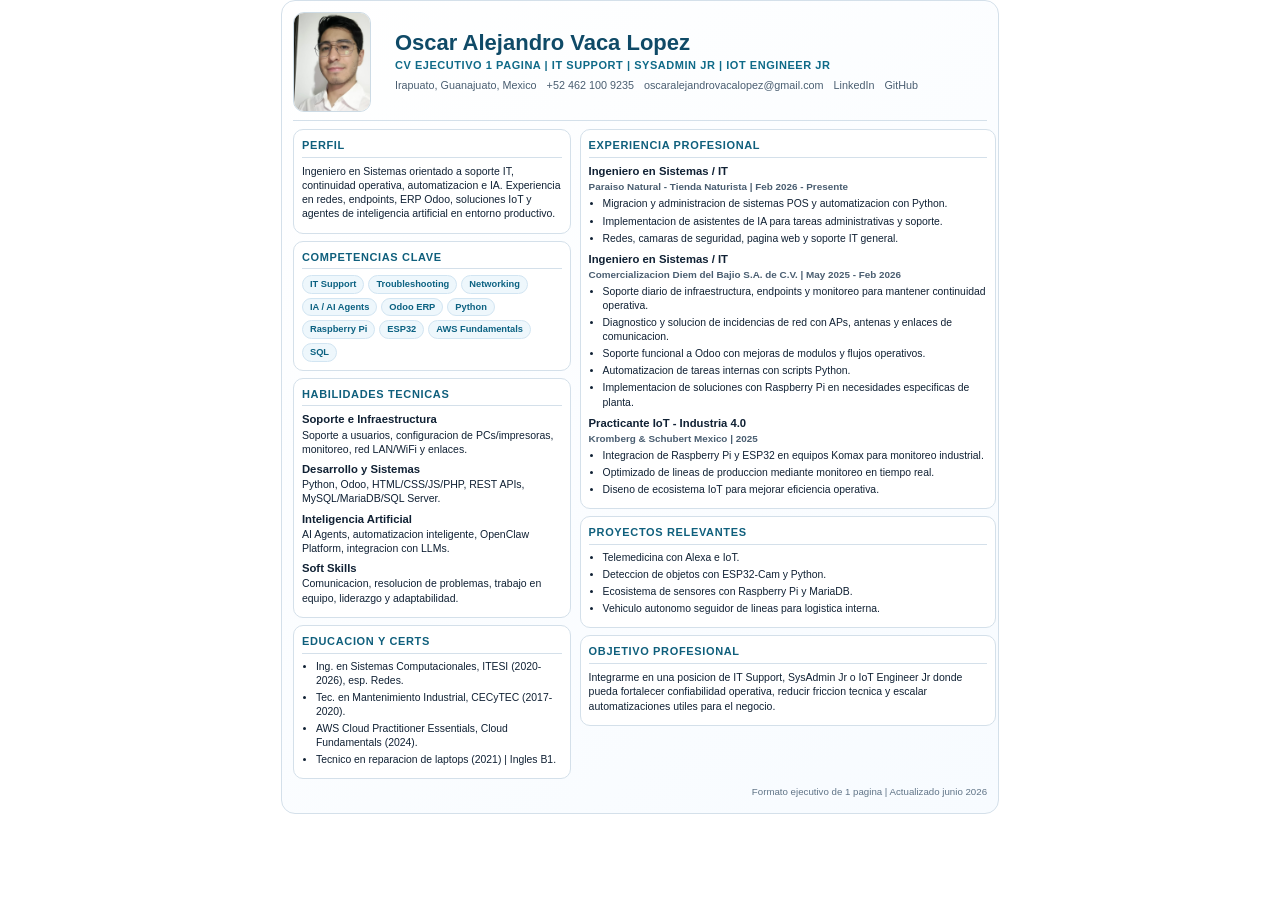
<file: pdf/CV-Oscar-Vaca-Executive-1P.html>
<!DOCTYPE html>
<html lang="es">
<head>
  <meta charset="UTF-8" />
  <meta name="viewport" content="width=device-width, initial-scale=1.0" />
  <title>CV Ejecutivo 1 Pagina | Oscar Alejandro Vaca Lopez</title>
  <style>
    @page {
      size: A4;
      margin: 10mm;
    }

    :root {
      --ink: #102134;
      --muted: #4a5e71;
      --accent: #0f6a88;
      --line: #d4e0ea;
      --chip-bg: #eef7fc;
      --chip-ink: #0c6282;
    }

    * { box-sizing: border-box; }

    html, body {
      margin: 0;
      padding: 0;
      font-family: "Segoe UI", "Calibri", Arial, sans-serif;
      color: var(--ink);
      background: #fff;
      line-height: 1.35;
      -webkit-print-color-adjust: exact;
      print-color-adjust: exact;
    }

    .sheet {
      max-width: 190mm;
      margin: 0 auto;
      border: 1px solid var(--line);
      border-radius: 14px;
      padding: 11px;
      background: linear-gradient(140deg, #ffffff 0%, #f7fbff 100%);
    }

    .head {
      display: grid;
      grid-template-columns: 90px 1fr;
      gap: 12px;
      align-items: center;
      border-bottom: 1px solid var(--line);
      padding-bottom: 8px;
      margin-bottom: 8px;
    }

    .photo {
      width: 78px;
      height: 100px;
      border-radius: 11px;
      overflow: hidden;
      border: 1px solid #cddbe5;
    }

    .photo img {
      width: 100%;
      height: 100%;
      object-fit: cover;
      object-position: center top;
    }

    h1 {
      margin: 0;
      font-size: 22px;
      color: #0f4a67;
      line-height: 1.1;
    }

    .subtitle {
      margin: 3px 0 5px;
      font-size: 11px;
      text-transform: uppercase;
      letter-spacing: 0.55px;
      color: var(--accent);
      font-weight: 700;
    }

    .meta {
      display: flex;
      flex-wrap: wrap;
      gap: 3px 10px;
      font-size: 10.8px;
      color: var(--muted);
    }

    .meta a {
      color: var(--muted);
      text-decoration: none;
    }

    .grid {
      display: grid;
      grid-template-columns: 40% 60%;
      gap: 9px;
    }

    .card {
      border: 1px solid var(--line);
      border-radius: 10px;
      padding: 8px;
      margin-bottom: 7px;
      break-inside: avoid;
      page-break-inside: avoid;
      background: #fff;
    }

    .card:last-child { margin-bottom: 0; }

    h2 {
      margin: 0 0 6px;
      font-size: 11px;
      text-transform: uppercase;
      letter-spacing: 0.65px;
      color: #0f5f7c;
      border-bottom: 1px solid var(--line);
      padding-bottom: 4px;
    }

    h3 {
      margin: 0;
      font-size: 11.3px;
      color: var(--ink);
    }

    .sub {
      margin: 1px 0 4px;
      font-size: 9.9px;
      color: var(--muted);
      font-weight: 600;
    }

    p {
      margin: 0 0 4px;
      font-size: 10.5px;
    }

    ul {
      margin: 0;
      padding-left: 14px;
    }

    li {
      margin: 0 0 3px;
      font-size: 10.4px;
    }

    .chips {
      display: flex;
      flex-wrap: wrap;
      gap: 4px;
      margin-top: 4px;
    }

    .chip {
      font-size: 9.3px;
      padding: 2px 7px;
      border-radius: 999px;
      border: 1px solid #d2e5f2;
      color: var(--chip-ink);
      background: var(--chip-bg);
      font-weight: 700;
    }

    .mini {
      margin-bottom: 6px;
    }

    .mini:last-child {
      margin-bottom: 0;
    }

    .footer {
      margin-top: 6px;
      text-align: right;
      color: #607487;
      font-size: 9.7px;
    }

    @media print {
      .sheet { max-width: none; }
    }
  </style>
</head>
<body>
  <div class="sheet">
    <header class="head">
      <div class="photo">
        <img src="../img/Yo.jpg" alt="Oscar Vaca" />
      </div>
      <div>
        <h1>Oscar Alejandro Vaca Lopez</h1>
        <p class="subtitle">CV Ejecutivo 1 Pagina | IT Support | SysAdmin Jr | IoT Engineer Jr</p>
        <div class="meta">
          <span>Irapuato, Guanajuato, Mexico</span>
          <span>+52 462 100 9235</span>
          <a href="mailto:oscaralejandrovacalopez@gmail.com">oscaralejandrovacalopez@gmail.com</a>
          <a href="https://www.linkedin.com/in/oscar-alejandro-vaca-lopez-90b275326/">LinkedIn</a>
          <a href="https://github.com/oscaralejandrovacalopez-sys">GitHub</a>
        </div>
      </div>
    </header>

    <main class="grid">
      <section>
        <section class="card">
          <h2>Perfil</h2>
          <p>
            Ingeniero en Sistemas orientado a soporte IT, continuidad operativa, automatizacion e IA.
            Experiencia en redes, endpoints, ERP Odoo, soluciones IoT y agentes de inteligencia artificial en entorno productivo.
          </p>
        </section>

        <section class="card">
          <h2>Competencias Clave</h2>
          <div class="chips">
            <span class="chip">IT Support</span>
            <span class="chip">Troubleshooting</span>
            <span class="chip">Networking</span>
            <span class="chip">IA / AI Agents</span>
            <span class="chip">Odoo ERP</span>
            <span class="chip">Python</span>
            <span class="chip">Raspberry Pi</span>
            <span class="chip">ESP32</span>
            <span class="chip">AWS Fundamentals</span>
            <span class="chip">SQL</span>
          </div>
        </section>

        <section class="card">
          <h2>Habilidades Tecnicas</h2>
          <div class="mini">
            <h3>Soporte e Infraestructura</h3>
            <p>Soporte a usuarios, configuracion de PCs/impresoras, monitoreo, red LAN/WiFi y enlaces.</p>
          </div>
          <div class="mini">
            <h3>Desarrollo y Sistemas</h3>
            <p>Python, Odoo, HTML/CSS/JS/PHP, REST APIs, MySQL/MariaDB/SQL Server.</p>
          </div>
          <div class="mini">
            <h3>Inteligencia Artificial</h3>
            <p>AI Agents, automatizacion inteligente, OpenClaw Platform, integracion con LLMs.</p>
          </div>
          <div class="mini">
            <h3>Soft Skills</h3>
            <p>Comunicacion, resolucion de problemas, trabajo en equipo, liderazgo y adaptabilidad.</p>
          </div>
        </section>

        <section class="card">
          <h2>Educacion y Certs</h2>
          <ul>
            <li>Ing. en Sistemas Computacionales, ITESI (2020-2026), esp. Redes.</li>
            <li>Tec. en Mantenimiento Industrial, CECyTEC (2017-2020).</li>
            <li>AWS Cloud Practitioner Essentials, Cloud Fundamentals (2024).</li>
            <li>Tecnico en reparacion de laptops (2021) | Ingles B1.</li>
          </ul>
        </section>
      </section>

      <section>
        <section class="card">
          <h2>Experiencia Profesional</h2>

          <div class="mini">
            <h3>Ingeniero en Sistemas / IT</h3>
            <p class="sub">Paraiso Natural - Tienda Naturista | Feb 2026 - Presente</p>
            <ul>
              <li>Migracion y administracion de sistemas POS y automatizacion con Python.</li>
              <li>Implementacion de asistentes de IA para tareas administrativas y soporte.</li>
              <li>Redes, camaras de seguridad, pagina web y soporte IT general.</li>
            </ul>
          </div>

          <div class="mini">
            <h3>Ingeniero en Sistemas / IT</h3>
            <p class="sub">Comercializacion Diem del Bajio S.A. de C.V. | May 2025 - Feb 2026</p>
            <ul>
              <li>Soporte diario de infraestructura, endpoints y monitoreo para mantener continuidad operativa.</li>
              <li>Diagnostico y solucion de incidencias de red con APs, antenas y enlaces de comunicacion.</li>
              <li>Soporte funcional a Odoo con mejoras de modulos y flujos operativos.</li>
              <li>Automatizacion de tareas internas con scripts Python.</li>
              <li>Implementacion de soluciones con Raspberry Pi en necesidades especificas de planta.</li>
            </ul>
          </div>

          <div class="mini">
            <h3>Practicante IoT - Industria 4.0</h3>
            <p class="sub">Kromberg &amp; Schubert Mexico | 2025</p>
            <ul>
              <li>Integracion de Raspberry Pi y ESP32 en equipos Komax para monitoreo industrial.</li>
              <li>Optimizado de lineas de produccion mediante monitoreo en tiempo real.</li>
              <li>Diseno de ecosistema IoT para mejorar eficiencia operativa.</li>
            </ul>
          </div>
        </section>

        <section class="card">
          <h2>Proyectos Relevantes</h2>
          <ul>
            <li>Telemedicina con Alexa e IoT.</li>
            <li>Deteccion de objetos con ESP32-Cam y Python.</li>
            <li>Ecosistema de sensores con Raspberry Pi y MariaDB.</li>
            <li>Vehiculo autonomo seguidor de lineas para logistica interna.</li>
          </ul>
        </section>

        <section class="card">
          <h2>Objetivo Profesional</h2>
          <p>
            Integrarme en una posicion de IT Support, SysAdmin Jr o IoT Engineer Jr donde pueda fortalecer
            confiabilidad operativa, reducir friccion tecnica y escalar automatizaciones utiles para el negocio.
          </p>
        </section>
      </section>
    </main>

    <p class="footer">Formato ejecutivo de 1 pagina | Actualizado junio 2026</p>
  </div>
</body>
</html>
</file>
